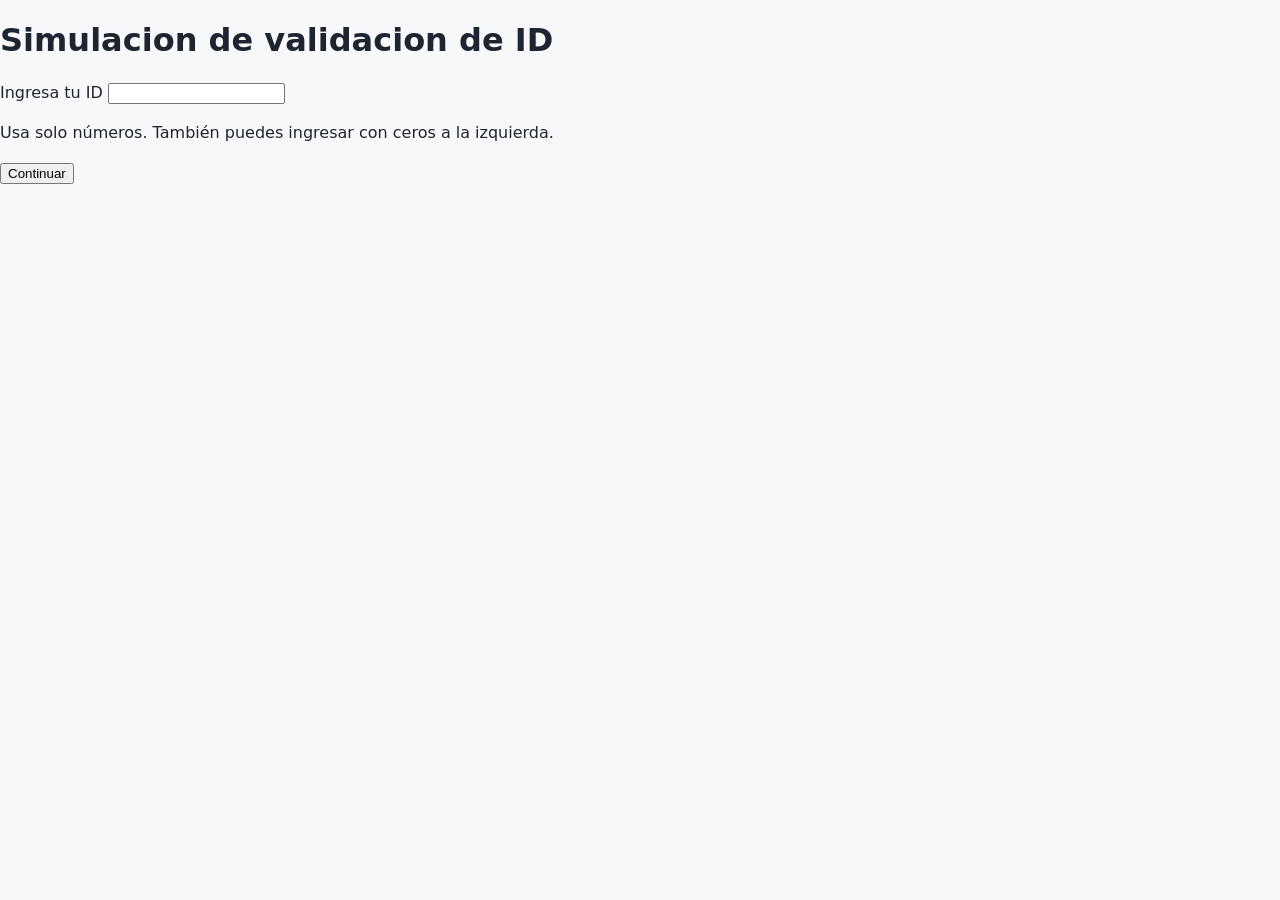
<file: index.html>
<!DOCTYPE html>
<html lang="es">
<head>
  <meta charset="UTF-8">
  <meta name="viewport" content="width=device-width, initial-scale=1">
  <title>Pabio | Simulación de validación de ID</title>
  <link rel="stylesheet" href="assets/css/base.css">
  <link rel="stylesheet" href="assets/css/a11y.css">
</head>
<body>
  <a class="skip-link" href="#contenido">Saltar al contenido principal</a>
  <main id="contenido" class="container">
    <h1>Simulacion de validacion de ID</h1>
    <form id="login-form" novalidate>
      <label for="id-input">Ingresa tu ID</label>
      <input
        id="id-input"
        name="id"
        type="text"
        inputmode="numeric"
        autocomplete="off"
        required
        aria-describedby="id-help id-error"
      >
      <p id="id-help">Usa solo números. También puedes ingresar con ceros a la izquierda.</p>
      <button type="submit">Continuar</button>
      <p id="id-error" role="alert" aria-live="polite" tabindex="-1"></p>
    </form>
  </main>

  <script>
    (() => {
      const form = document.getElementById('login-form');
      const idInput = document.getElementById('id-input');
      const errorBox = document.getElementById('id-error');

      const showError = (message, focusTarget = errorBox) => {
        errorBox.textContent = message;
        focusTarget.focus();
      };

      form.addEventListener('submit', async (event) => {
        event.preventDefault();
        errorBox.textContent = '';

        const raw = idInput.value.trim();
        if (!/^\d+$/.test(raw)) {
          showError('Ingresa un ID numérico válido.', idInput);
          return;
        }

        const normalized = raw.replace(/^0+/, '') || '0';

        try {
          const response = await fetch('data/directorio.json', { cache: 'no-store' });
          if (!response.ok) {
            showError('No se pudo validar el ID. Intenta nuevamente.');
            return;
          }

          const directory = await response.json();
          const entries = Array.isArray(directory)
            ? directory
            : Array.isArray(directory?.registros)
              ? directory.registros
              : [];
          const match = entries.find((entry) => String(entry.id_fuente) === normalized);

          if (!match) {
            showError('ID no encontrado.', idInput);
            return;
          }

          sessionStorage.setItem('pabioLoginUser', JSON.stringify({
            id: normalized,
            nombre: String(match.nombre || '').trim()
          }));

          window.location.assign('pages/index.html');
        } catch {
          showError('Error de red al consultar el directorio.');
        }
      });
    })();
  </script>
</body>
</html>
</file>
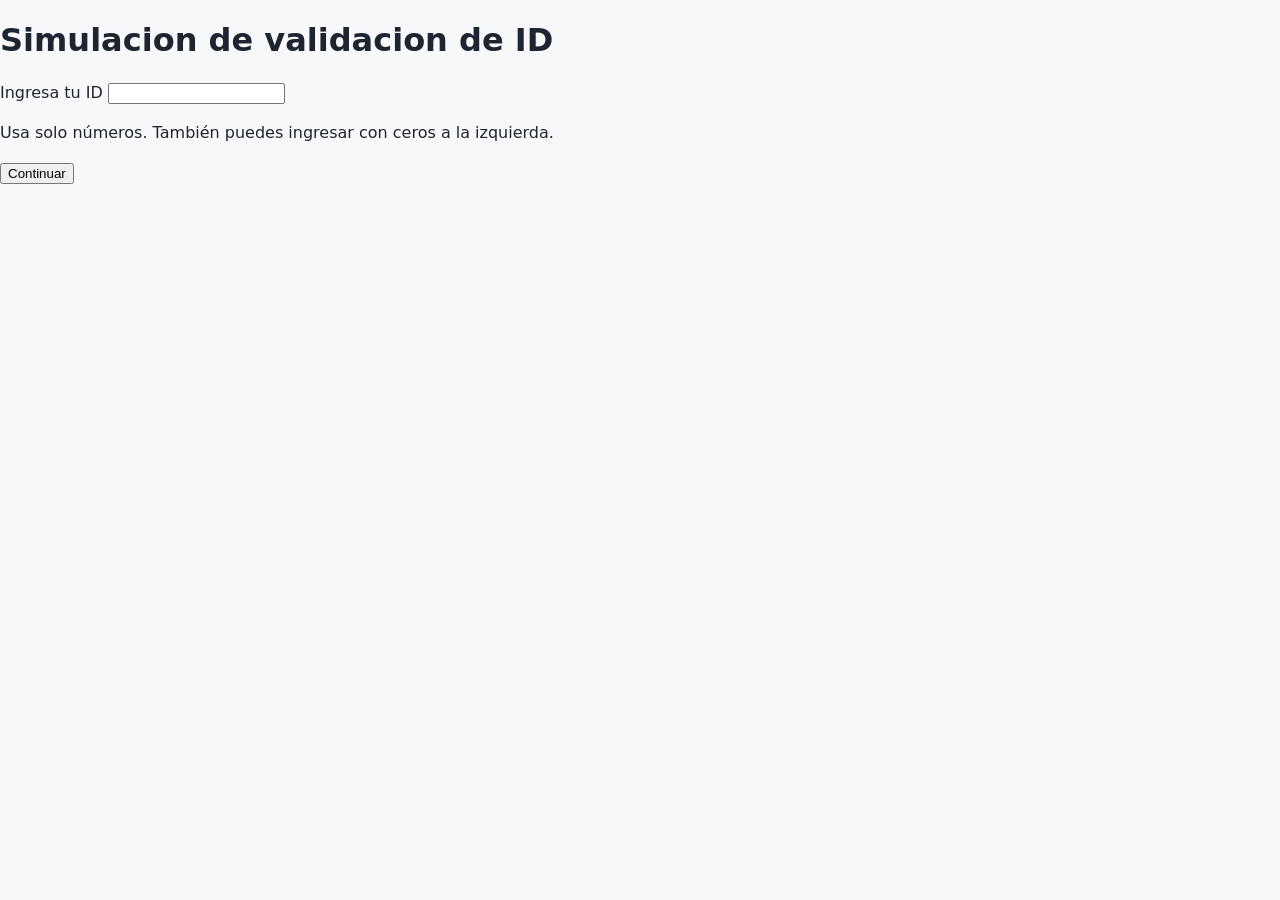
<file: pages/index.html>
<!DOCTYPE html>
<html lang="es">
<head>
  <meta charset="UTF-8">
  <meta name="viewport" content="width=device-width, initial-scale=1">
  <title>Pabio | Control de archivos</title>
  <link rel="stylesheet" href="../assets/css/base.css">
  <link rel="stylesheet" href="../assets/css/layout.css">
  <link rel="stylesheet" href="../assets/css/components.css">
  <link rel="stylesheet" href="../assets/css/a11y.css">
  <script type="module" src="../assets/js/app.js" defer></script>
</head>
<body data-view="inicio">
  <a class="skip-link" href="#contenido">Saltar al contenido principal</a>
  <header class="site-header">
    <div class="brand">
      <img src="../assets/img/logo-pabio.svg" alt="Logo Pabio" width="36" height="36">
      <h1 id="saludo">Bienvenido</h1>
    </div>
    <nav aria-label="Navegación principal">
      <ul class="nav-list">
        <li><a href="index.html" aria-current="page">Inicio</a></li>
        <li><a href="ordenes.html">Órdenes</a></li>
        <li><a href="inventario.html">Inventario</a></li>
        <li><a href="solicitudes.html">Solicitudes</a></li>
      </ul>
    </nav>
  </header>
  <main id="contenido" class="container">
    <section>
      <h2>Resumen del sistema</h2>
      <p>Gestiona órdenes, inventario y solicitudes de compra desde una sola interfaz.</p>
    </section>
    <section class="cards" aria-label="Accesos rápidos">
      <a class="card" href="crear-orden.html"><h3>Crear orden</h3></a>
      <a class="card" href="ordenes.html"><h3>Ver órdenes</h3></a>
      <a class="card" href="agregar-material.html"><h3>Agregar material</h3></a>
      <a class="card" href="contrastar-orden.html"><h3>Contrastar orden</h3></a>
      <a class="card" href="generar-solicitud.html"><h3>Generar solicitud</h3></a>
    </section>
  </main>
  <footer class="site-footer"><small>Demo MVP de control de archivos</small></footer>
  <script>
    (() => {
      const userDataRaw = sessionStorage.getItem('pabioLoginUser');
      if (!userDataRaw) {
        window.location.replace('../index.html');
        return;
      }

      try {
        const userData = JSON.parse(userDataRaw);
        if (!userData?.nombre) {
          window.location.replace('../index.html');
          return;
        }

        const greeting = document.getElementById('saludo');
        greeting.textContent = `Bienvenido ${userData.nombre}`;
      } catch {
        window.location.replace('../index.html');
      }
    })();
  </script>
</body>
</html>
</file>
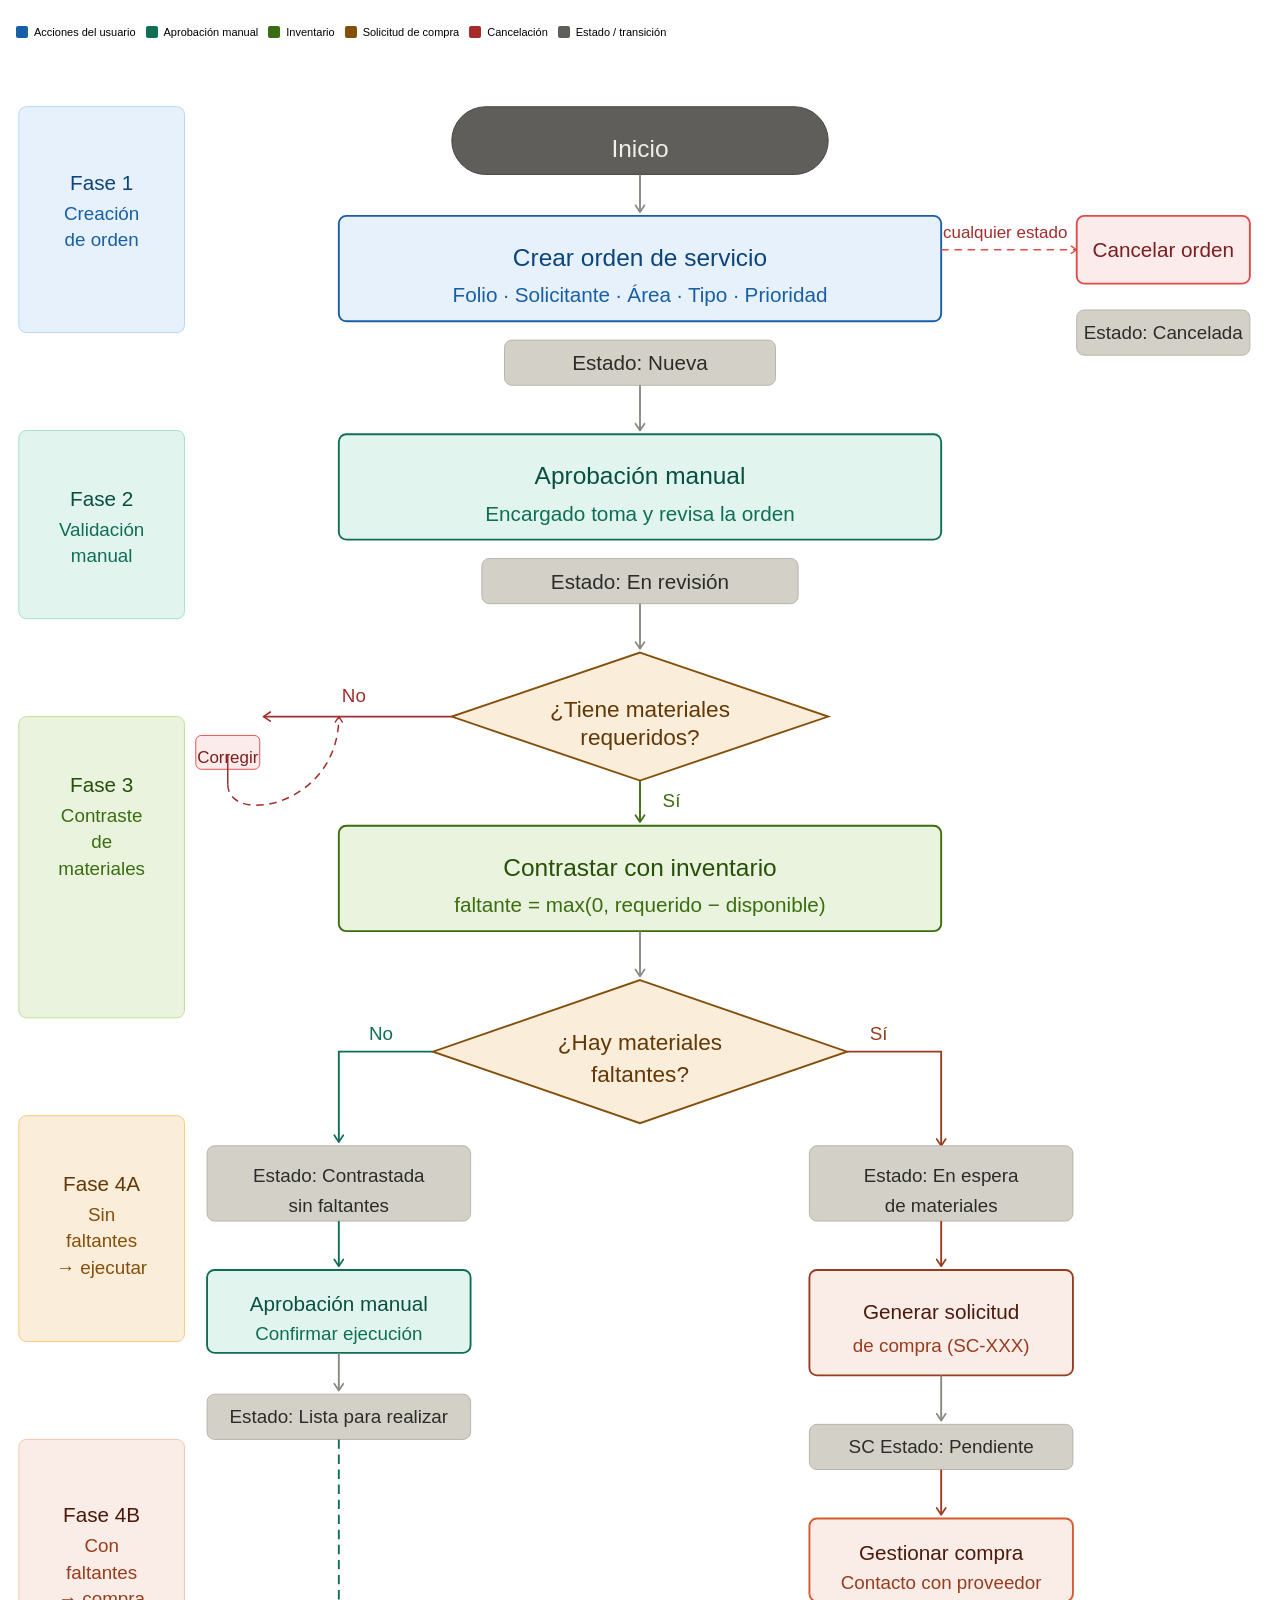
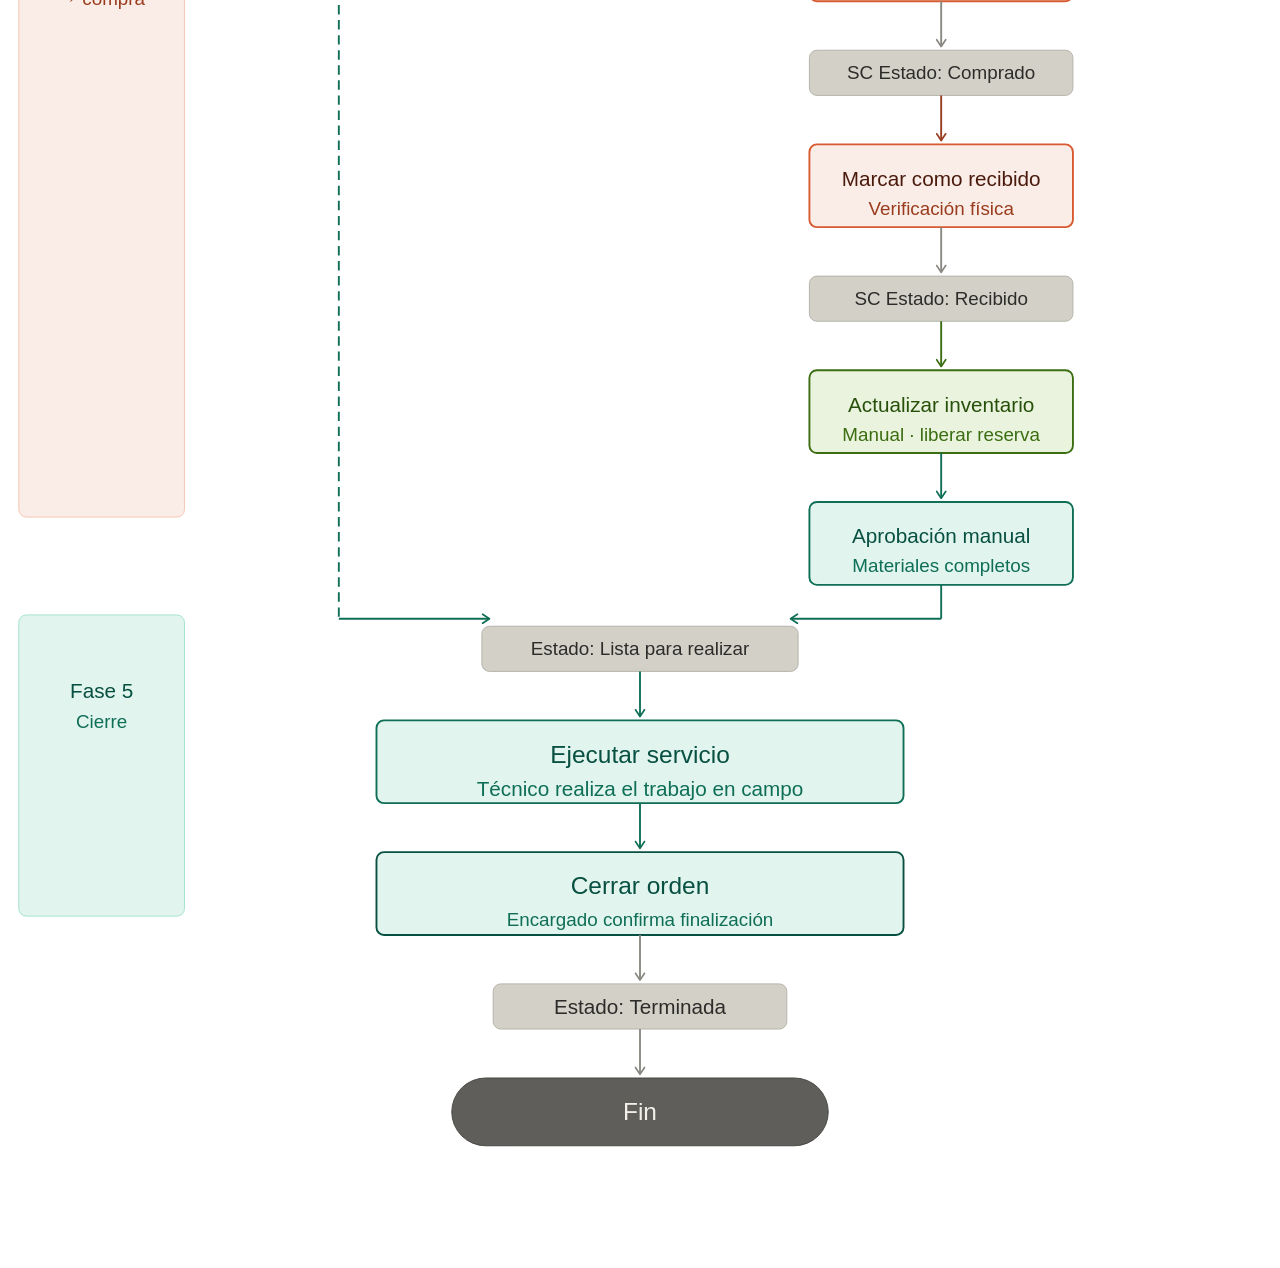
<file: flujo.html>
<!DOCTYPE html>
<html>
<head>
<style>
* { box-sizing: border-box; margin: 0; padding: 0; }
body { font-family: var(--font-sans, sans-serif); background: transparent; }

.diagram-wrap { padding: 16px 0 24px; }

.legend {
  display: flex; flex-wrap: wrap; gap: 10px;
  padding: 10px 16px 16px;
}
.legend-item {
  display: flex; align-items: center; gap: 6px;
  font-size: 11px; color: var(--color-text-secondary);
}
.legend-dot {
  width: 12px; height: 12px; border-radius: 2px; flex-shrink: 0;
}

svg text { font-family: var(--font-sans, sans-serif); }

.node-btn {
  cursor: pointer;
  transition: opacity 0.15s;
}
.node-btn:hover { opacity: 0.82; }

.tooltip {
  position: fixed;
  background: var(--color-background-primary);
  border: 1px solid var(--color-border-primary);
  border-radius: 6px;
  padding: 7px 11px;
  font-size: 12px;
  color: var(--color-text-secondary);
  pointer-events: none;
  opacity: 0;
  transition: opacity 0.15s;
  max-width: 220px;
  z-index: 100;
  line-height: 1.5;
}
.tooltip.visible { opacity: 1; }
</style>
</head>
<body>
<div class="diagram-wrap">

<div class="legend">
  <div class="legend-item"><div class="legend-dot" style="background:#185FA5"></div> Acciones del usuario</div>
  <div class="legend-item"><div class="legend-dot" style="background:#0F6E56"></div> Aprobación manual</div>
  <div class="legend-item"><div class="legend-dot" style="background:#3B6D11"></div> Inventario</div>
  <div class="legend-item"><div class="legend-dot" style="background:#854F0B"></div> Solicitud de compra</div>
  <div class="legend-item"><div class="legend-dot" style="background:#A32D2D"></div> Cancelación</div>
  <div class="legend-item"><div class="legend-dot" style="background:#5F5E5A"></div> Estado / transición</div>
</div>

<svg width="100%" viewBox="0 0 680 1480" role="img">
  <title>Diagrama de flujo del sistema de control de reportes</title>
  <desc>Flujo completo desde la creación de una orden de servicio hasta el cierre, incluyendo contraste de materiales y solicitud de compra.</desc>

  <defs>
    <marker id="arrow" viewBox="0 0 10 10" refX="8" refY="5" markerWidth="6" markerHeight="6" orient="auto-start-reverse">
      <path d="M2 1L8 5L2 9" fill="none" stroke="context-stroke" stroke-width="1.5" stroke-linecap="round" stroke-linejoin="round"/>
    </marker>
  </defs>

  <!-- ══════════════════════════════════════════════
       COLUMNA IZQUIERDA: etiquetas de fase
  ══════════════════════════════════════════════ -->

  <!-- Fase 1 -->
  <rect x="10" y="28" width="88" height="120" rx="4" fill="#E6F1FB" stroke="#B5D4F4" stroke-width="0.5"/>
  <text x="54" y="72" text-anchor="middle" font-size="11" font-weight="500" fill="#0C447C">Fase 1</text>
  <text x="54" y="88" text-anchor="middle" font-size="10" fill="#185FA5">Creación</text>
  <text x="54" y="102" text-anchor="middle" font-size="10" fill="#185FA5">de orden</text>

  <!-- Fase 2 -->
  <rect x="10" y="200" width="88" height="100" rx="4" fill="#E1F5EE" stroke="#9FE1CB" stroke-width="0.5"/>
  <text x="54" y="240" text-anchor="middle" font-size="11" font-weight="500" fill="#085041">Fase 2</text>
  <text x="54" y="256" text-anchor="middle" font-size="10" fill="#0F6E56">Validación</text>
  <text x="54" y="270" text-anchor="middle" font-size="10" fill="#0F6E56">manual</text>

  <!-- Fase 3 -->
  <rect x="10" y="352" width="88" height="160" rx="4" fill="#EAF3DE" stroke="#C0DD97" stroke-width="0.5"/>
  <text x="54" y="392" text-anchor="middle" font-size="11" font-weight="500" fill="#27500A">Fase 3</text>
  <text x="54" y="408" text-anchor="middle" font-size="10" fill="#3B6D11">Contraste</text>
  <text x="54" y="422" text-anchor="middle" font-size="10" fill="#3B6D11">de</text>
  <text x="54" y="436" text-anchor="middle" font-size="10" fill="#3B6D11">materiales</text>

  <!-- Fase 4A -->
  <rect x="10" y="564" width="88" height="120" rx="4" fill="#FAEEDA" stroke="#FAC775" stroke-width="0.5"/>
  <text x="54" y="604" text-anchor="middle" font-size="11" font-weight="500" fill="#633806">Fase 4A</text>
  <text x="54" y="620" text-anchor="middle" font-size="10" fill="#854F0B">Sin</text>
  <text x="54" y="634" text-anchor="middle" font-size="10" fill="#854F0B">faltantes</text>
  <text x="54" y="648" text-anchor="middle" font-size="10" fill="#854F0B">→ ejecutar</text>

  <!-- Fase 4B -->
  <rect x="10" y="736" width="88" height="360" rx="4" fill="#FAECE7" stroke="#F5C4B3" stroke-width="0.5"/>
  <text x="54" y="780" text-anchor="middle" font-size="11" font-weight="500" fill="#4A1B0C">Fase 4B</text>
  <text x="54" y="796" text-anchor="middle" font-size="10" fill="#993C1D">Con</text>
  <text x="54" y="810" text-anchor="middle" font-size="10" fill="#993C1D">faltantes</text>
  <text x="54" y="824" text-anchor="middle" font-size="10" fill="#993C1D">→ compra</text>

  <!-- Fase 5 -->
  <rect x="10" y="1148" width="88" height="160" rx="4" fill="#E1F5EE" stroke="#9FE1CB" stroke-width="0.5"/>
  <text x="54" y="1192" text-anchor="middle" font-size="11" font-weight="500" fill="#085041">Fase 5</text>
  <text x="54" y="1208" text-anchor="middle" font-size="10" fill="#0F6E56">Cierre</text>


  <!-- ══════════════════════════════════════════════
       BLOQUE 1 — INICIO
  ══════════════════════════════════════════════ -->
  <!-- Inicio -->
  <g class="node-btn" data-tip="Punto de partida del flujo." onclick="sendPrompt('¿Cómo se inicia una orden de servicio en el sistema?')">
    <rect x="240" y="28" width="200" height="36" rx="18" fill="#5F5E5A" stroke="#444441" stroke-width="0.5"/>
    <text x="340" y="50" text-anchor="middle" dominant-baseline="central" font-size="13" font-weight="500" fill="#F1EFE8">Inicio</text>
  </g>

  <!-- Flecha inicio → crear orden -->
  <line x1="340" y1="64" x2="340" y2="84" stroke="#888780" stroke-width="1" marker-end="url(#arrow)"/>

  <!-- BLOQUE: Crear orden -->
  <g class="node-btn" data-tip="El empleado registra folio, solicitante, ubicación, tipo, descripción, prioridad y materiales requeridos." onclick="sendPrompt('¿Qué campos se llenan al crear una orden de servicio?')">
    <rect x="180" y="86" width="320" height="56" rx="4" fill="#E6F1FB" stroke="#185FA5" stroke-width="1"/>
    <text x="340" y="108" text-anchor="middle" dominant-baseline="central" font-size="13" font-weight="500" fill="#0C447C">Crear orden de servicio</text>
    <text x="340" y="128" text-anchor="middle" dominant-baseline="central" font-size="11" fill="#185FA5">Folio · Solicitante · Área · Tipo · Prioridad</text>
  </g>

  <!-- Estado: Nueva -->
  <rect x="268" y="152" width="144" height="24" rx="4" fill="#D3D1C7" stroke="#B4B2A9" stroke-width="0.5"/>
  <text x="340" y="164" text-anchor="middle" dominant-baseline="central" font-size="11" fill="#2C2C2A">Estado: Nueva</text>

  <!-- Flecha → revisión -->
  <line x1="340" y1="176" x2="340" y2="200" stroke="#888780" stroke-width="1" marker-end="url(#arrow)"/>


  <!-- ══════════════════════════════════════════════
       BLOQUE 2 — VALIDACIÓN MANUAL
  ══════════════════════════════════════════════ -->
  <g class="node-btn" data-tip="El encargado de mantenimiento revisa la orden antes de proceder al contraste." onclick="sendPrompt('¿Quién valida la orden y qué revisa?')">
    <rect x="180" y="202" width="320" height="56" rx="4" fill="#E1F5EE" stroke="#0F6E56" stroke-width="1"/>
    <text x="340" y="224" text-anchor="middle" dominant-baseline="central" font-size="13" font-weight="500" fill="#085041">Aprobación manual</text>
    <text x="340" y="244" text-anchor="middle" dominant-baseline="central" font-size="11" fill="#0F6E56">Encargado toma y revisa la orden</text>
  </g>

  <!-- Estado: En revisión -->
  <rect x="256" y="268" width="168" height="24" rx="4" fill="#D3D1C7" stroke="#B4B2A9" stroke-width="0.5"/>
  <text x="340" y="280" text-anchor="middle" dominant-baseline="central" font-size="11" fill="#2C2C2A">Estado: En revisión</text>

  <!-- ¿Tiene materiales? -->
  <line x1="340" y1="292" x2="340" y2="316" stroke="#888780" stroke-width="1" marker-end="url(#arrow)"/>

  <g class="node-btn" data-tip="Si la orden no tiene materiales requeridos, no se puede realizar el contraste." onclick="sendPrompt('¿Qué pasa si una orden no tiene materiales registrados?')">
    <polygon points="340,318 440,352 340,386 240,352" fill="#FAEEDA" stroke="#854F0B" stroke-width="1"/>
    <text x="340" y="348" text-anchor="middle" dominant-baseline="central" font-size="12" font-weight="500" fill="#633806">¿Tiene materiales</text>
    <text x="340" y="363" text-anchor="middle" dominant-baseline="central" font-size="12" font-weight="500" fill="#633806">requeridos?</text>
  </g>

  <!-- No → cancelar / pedir corrección -->
  <line x1="240" y1="352" x2="140" y2="352" stroke="#A32D2D" stroke-width="1" marker-end="url(#arrow)"/>
  <rect x="102" y="332" width="36" height="20" rx="3" fill="none"/>
  <text x="188" y="344" text-anchor="middle" font-size="10" fill="#A32D2D">No</text>

  <rect x="104" y="362" width="34" height="18" rx="3" fill="#FCEBEB" stroke="#E24B4A" stroke-width="0.5"/>
  <text x="121" y="374" text-anchor="middle" dominant-baseline="central" font-size="9" fill="#791F1F">Corregir</text>
  <line x1="121" y1="372" x2="121" y2="388" stroke="#A32D2D" stroke-width="0.8"/>
  <path d="M121 388 C121 410 180 400 180 352" fill="none" stroke="#A32D2D" stroke-width="0.8" stroke-dasharray="4 3" marker-end="url(#arrow)"/>

  <!-- Sí → contraste -->
  <line x1="340" y1="386" x2="340" y2="408" stroke="#3B6D11" stroke-width="1" marker-end="url(#arrow)"/>
  <text x="352" y="400" font-size="10" fill="#3B6D11">Sí</text>


  <!-- ══════════════════════════════════════════════
       BLOQUE 3 — CONTRASTE DE MATERIALES
  ══════════════════════════════════════════════ -->
  <g class="node-btn" data-tip="Se compara cada material requerido contra el inventario disponible. Faltante = max(0, requerido − disponible)." onclick="sendPrompt('¿Cómo funciona el contraste de materiales?')">
    <rect x="180" y="410" width="320" height="56" rx="4" fill="#EAF3DE" stroke="#3B6D11" stroke-width="1"/>
    <text x="340" y="432" text-anchor="middle" dominant-baseline="central" font-size="13" font-weight="500" fill="#27500A">Contrastar con inventario</text>
    <text x="340" y="452" text-anchor="middle" dominant-baseline="central" font-size="11" fill="#3B6D11">faltante = max(0, requerido − disponible)</text>
  </g>

  <!-- ¿Hay faltantes? -->
  <line x1="340" y1="466" x2="340" y2="490" stroke="#888780" stroke-width="1" marker-end="url(#arrow)"/>

  <g class="node-btn" data-tip="Si no hay faltantes, la orden puede ejecutarse directamente. Si hay faltantes, se genera una solicitud de compra." onclick="sendPrompt('¿Qué sucede cuando hay materiales faltantes?')">
    <polygon points="340,492 450,530 340,568 230,530" fill="#FAEEDA" stroke="#854F0B" stroke-width="1"/>
    <text x="340" y="525" text-anchor="middle" dominant-baseline="central" font-size="12" font-weight="500" fill="#633806">¿Hay materiales</text>
    <text x="340" y="542" text-anchor="middle" dominant-baseline="central" font-size="12" font-weight="500" fill="#633806">faltantes?</text>
  </g>

  <!-- ══════════════════════════════════════════════
       RAMA A — SIN FALTANTES (izquierda)
  ══════════════════════════════════════════════ -->
  <!-- No → rama izquierda -->
  <path d="M230 530 L180 530 L180 578" fill="none" stroke="#0F6E56" stroke-width="1" marker-end="url(#arrow)"/>
  <text x="196" y="524" font-size="10" fill="#0F6E56">No</text>

  <!-- Estado contrastada sin faltantes -->
  <rect x="110" y="580" width="140" height="40" rx="4" fill="#D3D1C7" stroke="#B4B2A9" stroke-width="0.5"/>
  <text x="180" y="596" text-anchor="middle" dominant-baseline="central" font-size="10" fill="#2C2C2A">Estado: Contrastada</text>
  <text x="180" y="612" text-anchor="middle" dominant-baseline="central" font-size="10" fill="#2C2C2A">sin faltantes</text>

  <!-- Aprobación manual → lista para realizar -->
  <line x1="180" y1="620" x2="180" y2="644" stroke="#0F6E56" stroke-width="1" marker-end="url(#arrow)"/>

  <g class="node-btn" data-tip="El encargado confirma que todos los materiales están disponibles y autoriza la ejecución del servicio." onclick="sendPrompt('¿Quién aprueba que la orden está lista para realizar?')">
    <rect x="110" y="646" width="140" height="44" rx="4" fill="#E1F5EE" stroke="#0F6E56" stroke-width="1"/>
    <text x="180" y="664" text-anchor="middle" dominant-baseline="central" font-size="11" font-weight="500" fill="#085041">Aprobación manual</text>
    <text x="180" y="680" text-anchor="middle" dominant-baseline="central" font-size="10" fill="#0F6E56">Confirmar ejecución</text>
  </g>

  <!-- Estado lista para realizar -->
  <line x1="180" y1="690" x2="180" y2="710" stroke="#888780" stroke-width="1" marker-end="url(#arrow)"/>
  <rect x="110" y="712" width="140" height="24" rx="4" fill="#D3D1C7" stroke="#B4B2A9" stroke-width="0.5"/>
  <text x="180" y="724" text-anchor="middle" dominant-baseline="central" font-size="10" fill="#2C2C2A">Estado: Lista para realizar</text>

  <!-- Convergencia hacia Ejecutar servicio -->
  <line x1="180" y1="736" x2="180" y2="1150" stroke="#0F6E56" stroke-width="1" stroke-dasharray="5 3"/>
  <line x1="180" y1="1150" x2="260" y2="1150" stroke="#0F6E56" stroke-width="1" marker-end="url(#arrow)"/>


  <!-- ══════════════════════════════════════════════
       RAMA B — CON FALTANTES (derecha)
  ══════════════════════════════════════════════ -->
  <!-- Sí → rama derecha -->
  <path d="M450 530 L500 530 L500 580" fill="none" stroke="#993C1D" stroke-width="1" marker-end="url(#arrow)"/>
  <text x="462" y="524" font-size="10" fill="#993C1D">Sí</text>

  <!-- Estado: En espera de materiales -->
  <rect x="430" y="580" width="140" height="40" rx="4" fill="#D3D1C7" stroke="#B4B2A9" stroke-width="0.5"/>
  <text x="500" y="596" text-anchor="middle" dominant-baseline="central" font-size="10" fill="#2C2C2A">Estado: En espera</text>
  <text x="500" y="612" text-anchor="middle" dominant-baseline="central" font-size="10" fill="#2C2C2A">de materiales</text>

  <!-- Generar solicitud de compra -->
  <line x1="500" y1="620" x2="500" y2="644" stroke="#993C1D" stroke-width="1" marker-end="url(#arrow)"/>

  <g class="node-btn" data-tip="Se genera una solicitud de compra con folio propio. Hereda solicitante, área y tipo de servicio de la orden." onclick="sendPrompt('¿Qué datos contiene una solicitud de compra?')">
    <rect x="430" y="646" width="140" height="56" rx="4" fill="#FAECE7" stroke="#993C1D" stroke-width="1"/>
    <text x="500" y="668" text-anchor="middle" dominant-baseline="central" font-size="11" font-weight="500" fill="#4A1B0C">Generar solicitud</text>
    <text x="500" y="686" text-anchor="middle" dominant-baseline="central" font-size="10" fill="#993C1D">de compra (SC-XXX)</text>
  </g>

  <!-- Estado solicitud: Pendiente -->
  <line x1="500" y1="702" x2="500" y2="726" stroke="#888780" stroke-width="1" marker-end="url(#arrow)"/>
  <rect x="430" y="728" width="140" height="24" rx="4" fill="#D3D1C7" stroke="#B4B2A9" stroke-width="0.5"/>
  <text x="500" y="740" text-anchor="middle" dominant-baseline="central" font-size="10" fill="#2C2C2A">SC Estado: Pendiente</text>

  <!-- Gestionar compra -->
  <line x1="500" y1="752" x2="500" y2="776" stroke="#993C1D" stroke-width="1" marker-end="url(#arrow)"/>

  <g class="node-btn" data-tip="El encargado gestiona la compra de los materiales faltantes con proveedores." onclick="sendPrompt('¿Cómo se gestiona la compra de materiales?')">
    <rect x="430" y="778" width="140" height="44" rx="4" fill="#FAECE7" stroke="#D85A30" stroke-width="1"/>
    <text x="500" y="796" text-anchor="middle" dominant-baseline="central" font-size="11" font-weight="500" fill="#4A1B0C">Gestionar compra</text>
    <text x="500" y="812" text-anchor="middle" dominant-baseline="central" font-size="10" fill="#993C1D">Contacto con proveedor</text>
  </g>

  <!-- Estado: Comprado -->
  <line x1="500" y1="822" x2="500" y2="846" stroke="#888780" stroke-width="1" marker-end="url(#arrow)"/>
  <rect x="430" y="848" width="140" height="24" rx="4" fill="#D3D1C7" stroke="#B4B2A9" stroke-width="0.5"/>
  <text x="500" y="860" text-anchor="middle" dominant-baseline="central" font-size="10" fill="#2C2C2A">SC Estado: Comprado</text>

  <!-- Recibir materiales -->
  <line x1="500" y1="872" x2="500" y2="896" stroke="#993C1D" stroke-width="1" marker-end="url(#arrow)"/>

  <g class="node-btn" data-tip="El encargado recibe los materiales físicamente y marca la solicitud como Recibido." onclick="sendPrompt('¿Qué pasa cuando llegan los materiales?')">
    <rect x="430" y="898" width="140" height="44" rx="4" fill="#FAECE7" stroke="#D85A30" stroke-width="1"/>
    <text x="500" y="916" text-anchor="middle" dominant-baseline="central" font-size="11" font-weight="500" fill="#4A1B0C">Marcar como recibido</text>
    <text x="500" y="932" text-anchor="middle" dominant-baseline="central" font-size="10" fill="#993C1D">Verificación física</text>
  </g>

  <!-- Estado: Recibido -->
  <line x1="500" y1="942" x2="500" y2="966" stroke="#888780" stroke-width="1" marker-end="url(#arrow)"/>
  <rect x="430" y="968" width="140" height="24" rx="4" fill="#D3D1C7" stroke="#B4B2A9" stroke-width="0.5"/>
  <text x="500" y="980" text-anchor="middle" dominant-baseline="central" font-size="10" fill="#2C2C2A">SC Estado: Recibido</text>

  <!-- Actualizar inventario manualmente -->
  <line x1="500" y1="992" x2="500" y2="1016" stroke="#3B6D11" stroke-width="1" marker-end="url(#arrow)"/>

  <g class="node-btn" data-tip="El encargado actualiza cantidadDisponible en el inventario. La reserva se libera." onclick="sendPrompt('¿Cómo se actualiza el inventario al recibir materiales?')">
    <rect x="430" y="1018" width="140" height="44" rx="4" fill="#EAF3DE" stroke="#3B6D11" stroke-width="1"/>
    <text x="500" y="1036" text-anchor="middle" dominant-baseline="central" font-size="11" font-weight="500" fill="#27500A">Actualizar inventario</text>
    <text x="500" y="1052" text-anchor="middle" dominant-baseline="central" font-size="10" fill="#3B6D11">Manual · liberar reserva</text>
  </g>

  <!-- Aprobación final rama B -->
  <line x1="500" y1="1062" x2="500" y2="1086" stroke="#0F6E56" stroke-width="1" marker-end="url(#arrow)"/>

  <g class="node-btn" data-tip="Tras recibir materiales el encargado cambia el estado a Lista para realizar." onclick="sendPrompt('¿Quién cambia el estado de la orden tras recibir los materiales?')">
    <rect x="430" y="1088" width="140" height="44" rx="4" fill="#E1F5EE" stroke="#0F6E56" stroke-width="1"/>
    <text x="500" y="1106" text-anchor="middle" dominant-baseline="central" font-size="11" font-weight="500" fill="#085041">Aprobación manual</text>
    <text x="500" y="1122" text-anchor="middle" dominant-baseline="central" font-size="10" fill="#0F6E56">Materiales completos</text>
  </g>

  <!-- Convergencia rama B hacia ejecución -->
  <line x1="500" y1="1132" x2="500" y2="1150" stroke="#0F6E56" stroke-width="1"/>
  <line x1="500" y1="1150" x2="420" y2="1150" stroke="#0F6E56" stroke-width="1" marker-end="url(#arrow)"/>


  <!-- ══════════════════════════════════════════════
       BLOQUE 5 — CIERRE
  ══════════════════════════════════════════════ -->

  <!-- Estado lista para realizar (convergencia) -->
  <rect x="256" y="1154" width="168" height="24" rx="4" fill="#D3D1C7" stroke="#B4B2A9" stroke-width="0.5"/>
  <text x="340" y="1166" text-anchor="middle" dominant-baseline="central" font-size="10" fill="#2C2C2A">Estado: Lista para realizar</text>

  <!-- Ejecutar servicio -->
  <line x1="340" y1="1178" x2="340" y2="1202" stroke="#0F6E56" stroke-width="1" marker-end="url(#arrow)"/>

  <g class="node-btn" data-tip="El técnico ejecuta el servicio en campo." onclick="sendPrompt('¿Quién ejecuta el servicio de mantenimiento?')">
    <rect x="200" y="1204" width="280" height="44" rx="4" fill="#E1F5EE" stroke="#0F6E56" stroke-width="1"/>
    <text x="340" y="1222" text-anchor="middle" dominant-baseline="central" font-size="13" font-weight="500" fill="#085041">Ejecutar servicio</text>
    <text x="340" y="1240" text-anchor="middle" dominant-baseline="central" font-size="11" fill="#0F6E56">Técnico realiza el trabajo en campo</text>
  </g>

  <!-- Cerrar orden -->
  <line x1="340" y1="1248" x2="340" y2="1272" stroke="#0F6E56" stroke-width="1" marker-end="url(#arrow)"/>

  <g class="node-btn" data-tip="El encargado cierra la orden cambiando el estado a Terminada." onclick="sendPrompt('¿Cómo se cierra una orden de servicio?')">
    <rect x="200" y="1274" width="280" height="44" rx="4" fill="#E1F5EE" stroke="#085041" stroke-width="1"/>
    <text x="340" y="1292" text-anchor="middle" dominant-baseline="central" font-size="13" font-weight="500" fill="#085041">Cerrar orden</text>
    <text x="340" y="1310" text-anchor="middle" dominant-baseline="central" font-size="10" fill="#0F6E56">Encargado confirma finalización</text>
  </g>

  <!-- Estado: Terminada -->
  <line x1="340" y1="1318" x2="340" y2="1342" stroke="#888780" stroke-width="1" marker-end="url(#arrow)"/>
  <rect x="262" y="1344" width="156" height="24" rx="4" fill="#D3D1C7" stroke="#B4B2A9" stroke-width="0.5"/>
  <text x="340" y="1356" text-anchor="middle" dominant-baseline="central" font-size="11" fill="#2C2C2A">Estado: Terminada</text>

  <!-- FIN -->
  <line x1="340" y1="1368" x2="340" y2="1392" stroke="#888780" stroke-width="1" marker-end="url(#arrow)"/>
  <rect x="240" y="1394" width="200" height="36" rx="18" fill="#5F5E5A" stroke="#444441" stroke-width="0.5"/>
  <text x="340" y="1412" text-anchor="middle" dominant-baseline="central" font-size="13" font-weight="500" fill="#F1EFE8">Fin</text>


  <!-- ══════════════════════════════════════════════
       CANCELACIÓN — RAMA GLOBAL
  ══════════════════════════════════════════════ -->
  <rect x="572" y="86" width="92" height="36" rx="4" fill="#FCEBEB" stroke="#E24B4A" stroke-width="1"/>
  <text x="618" y="104" text-anchor="middle" dominant-baseline="central" font-size="11" font-weight="500" fill="#791F1F">Cancelar orden</text>

  <rect x="572" y="136" width="92" height="24" rx="4" fill="#D3D1C7" stroke="#B4B2A9" stroke-width="0.5"/>
  <text x="618" y="148" text-anchor="middle" dominant-baseline="central" font-size="10" fill="#2C2C2A">Estado: Cancelada</text>

  <!-- Línea punteada desde cualquier estado activo hacia cancelar -->
  <line x1="500" y1="104" x2="572" y2="104" stroke="#E24B4A" stroke-width="0.8" stroke-dasharray="4 3" marker-end="url(#arrow)"/>
  <text x="534" y="98" text-anchor="middle" font-size="9" fill="#A32D2D">cualquier estado</text>

</svg>

<div class="tooltip" id="tip"></div>

<script>
const tip = document.getElementById('tip');
let lastTarget = null;

document.querySelectorAll('[data-tip]').forEach(el => {
  el.addEventListener('mouseenter', (e) => {
    tip.textContent = el.dataset.tip;
    tip.classList.add('visible');
    lastTarget = el;
  });
  el.addEventListener('mousemove', (e) => {
    let x = e.clientX + 14, y = e.clientY + 14;
    if (x + 230 > window.innerWidth) x = e.clientX - 230;
    if (y + 80 > window.innerHeight) y = e.clientY - 80;
    tip.style.left = x + 'px';
    tip.style.top = y + 'px';
  });
  el.addEventListener('mouseleave', () => {
    tip.classList.remove('visible');
    lastTarget = null;
  });
});
</script>
</body>
</html>
</file>
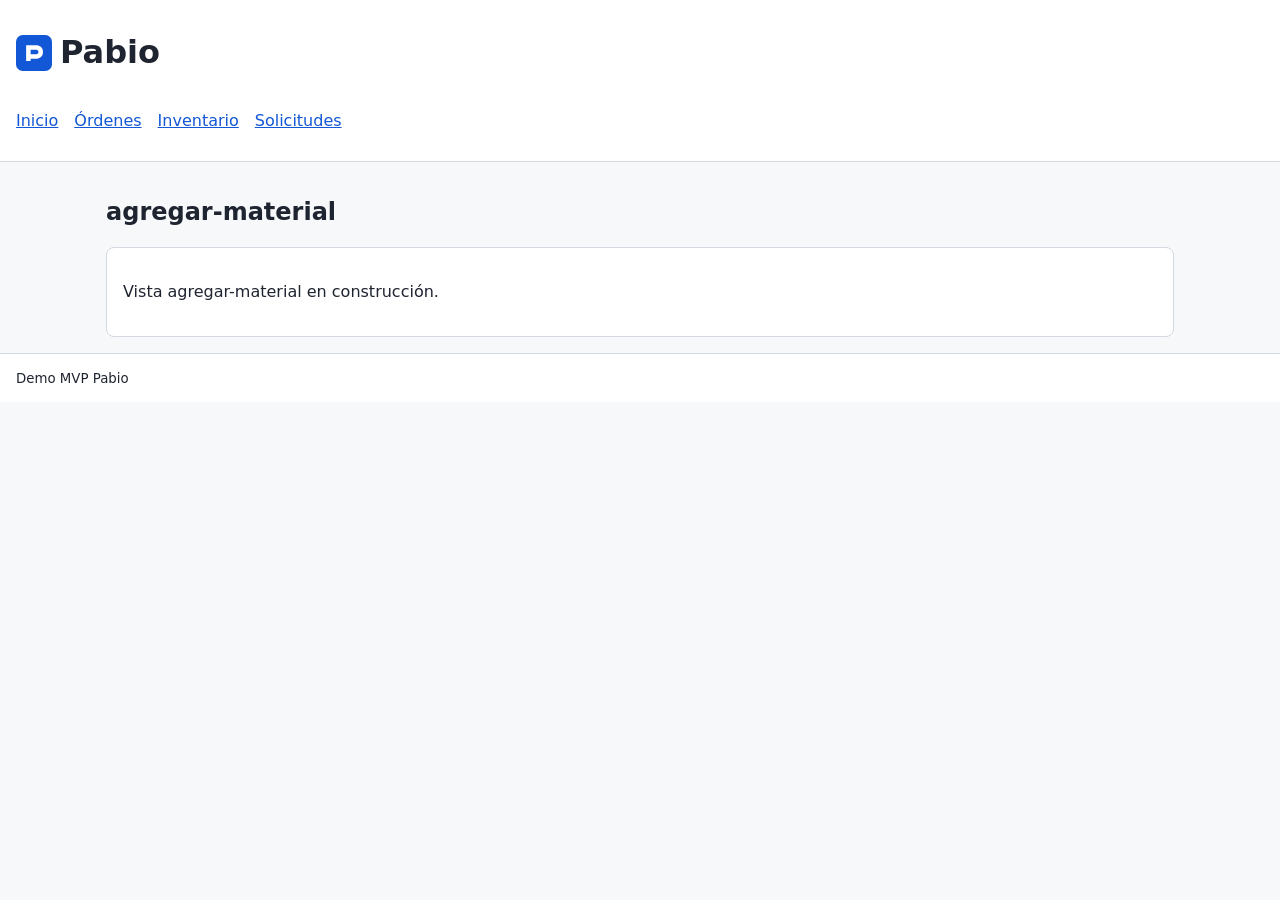
<file: pages/agregar-material.html>
<!DOCTYPE html>
<html lang="es">
<head>
  <meta charset="UTF-8">
  <meta name="viewport" content="width=device-width, initial-scale=1">
  <title>Pabio | agregar-material</title>
  <link rel="stylesheet" href="../assets/css/base.css">
  <link rel="stylesheet" href="../assets/css/layout.css">
  <link rel="stylesheet" href="../assets/css/components.css">
  <link rel="stylesheet" href="../assets/css/a11y.css">
  <script type="module" src="../assets/js/app.js" defer></script>
</head>
<body data-view="agregar-material">
  <a class="skip-link" href="#contenido">Saltar al contenido principal</a>
  <header class="site-header">
    <div class="brand"><img src="../assets/img/logo-pabio.svg" alt="Logo Pabio" width="36" height="36"><h1>Pabio</h1></div>
    <nav aria-label="Navegación principal"><ul class="nav-list"><li><a href="../index.html">Inicio</a></li><li><a href="ordenes.html">Órdenes</a></li><li><a href="inventario.html">Inventario</a></li><li><a href="solicitudes.html">Solicitudes</a></li></ul></nav>
  </header>
  <main id="contenido" class="container">
    <section>
      <h2>agregar-material</h2>
      <div id="app" aria-live="polite"></div>
    </section>
  </main>
  <footer class="site-footer"><small>Demo MVP Pabio</small></footer>
</body>
</html>
</file>
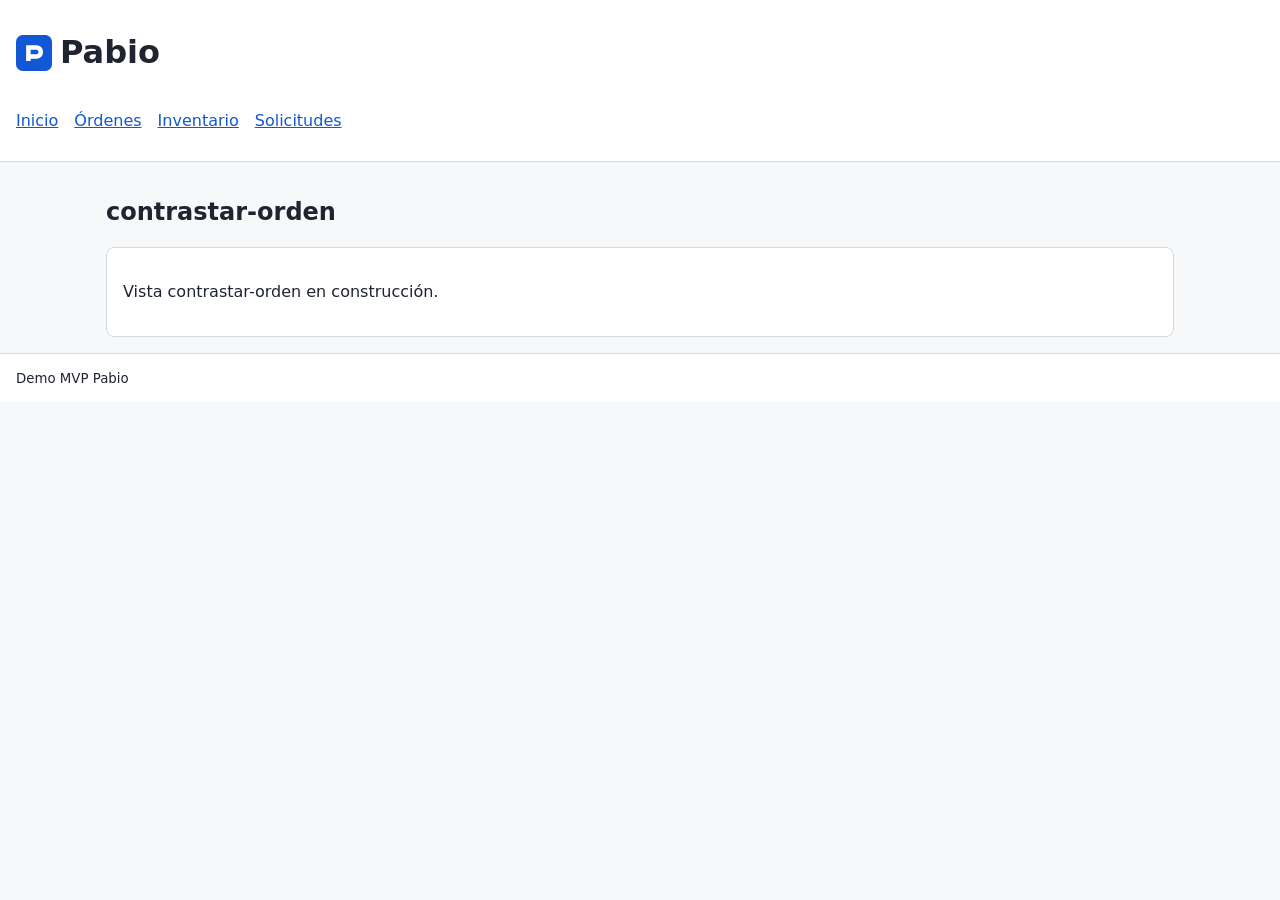
<file: pages/contrastar-orden.html>
<!DOCTYPE html>
<html lang="es">
<head>
  <meta charset="UTF-8">
  <meta name="viewport" content="width=device-width, initial-scale=1">
  <title>Pabio | contrastar-orden</title>
  <link rel="stylesheet" href="../assets/css/base.css">
  <link rel="stylesheet" href="../assets/css/layout.css">
  <link rel="stylesheet" href="../assets/css/components.css">
  <link rel="stylesheet" href="../assets/css/a11y.css">
  <script type="module" src="../assets/js/app.js" defer></script>
</head>
<body data-view="contrastar-orden">
  <a class="skip-link" href="#contenido">Saltar al contenido principal</a>
  <header class="site-header">
    <div class="brand"><img src="../assets/img/logo-pabio.svg" alt="Logo Pabio" width="36" height="36"><h1>Pabio</h1></div>
    <nav aria-label="Navegación principal"><ul class="nav-list"><li><a href="../index.html">Inicio</a></li><li><a href="ordenes.html">Órdenes</a></li><li><a href="inventario.html">Inventario</a></li><li><a href="solicitudes.html">Solicitudes</a></li></ul></nav>
  </header>
  <main id="contenido" class="container">
    <section>
      <h2>contrastar-orden</h2>
      <div id="app" aria-live="polite"></div>
    </section>
  </main>
  <footer class="site-footer"><small>Demo MVP Pabio</small></footer>
</body>
</html>
</file>
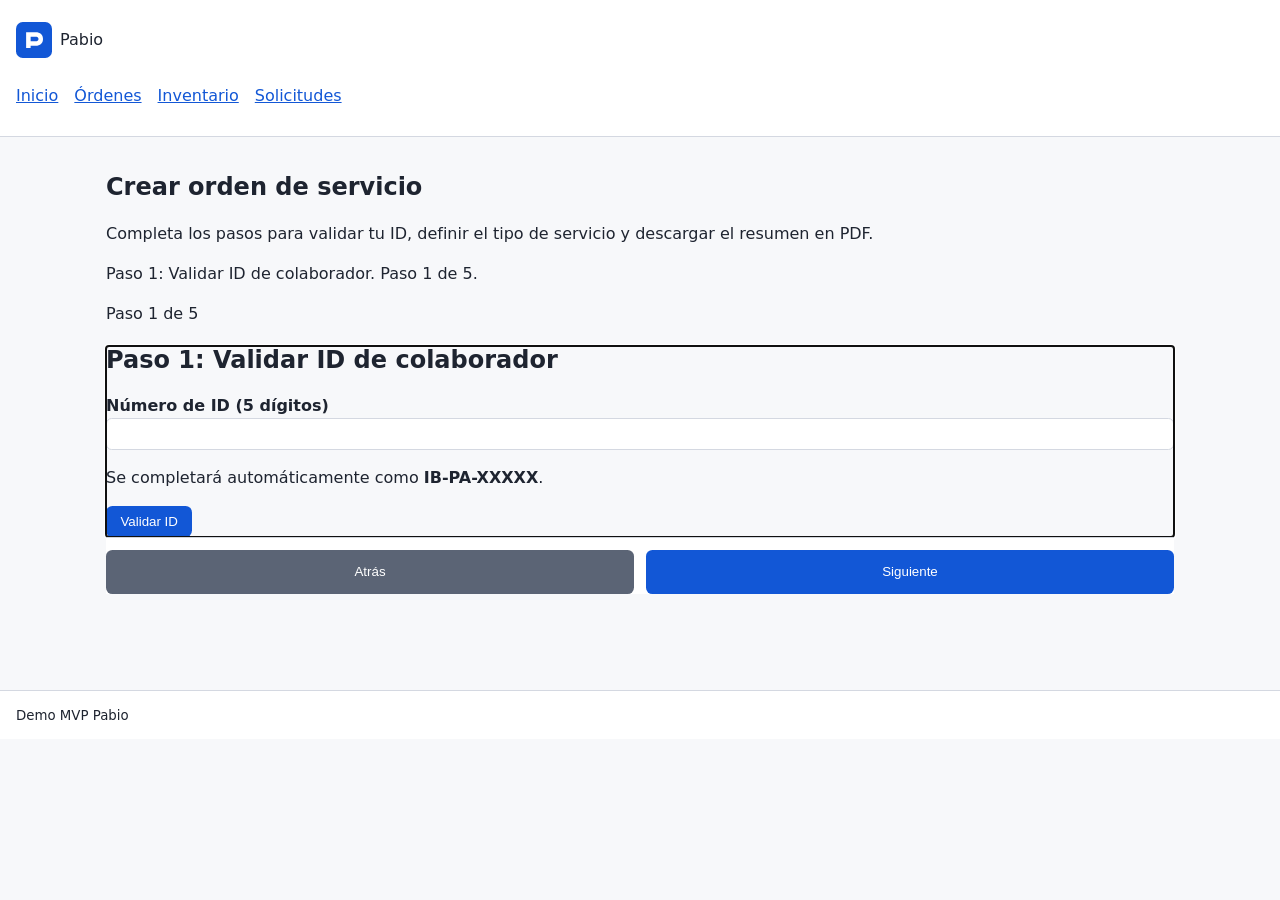
<file: pages/crear-orden.html>
<!DOCTYPE html>
<html lang="es">
<head>
  <meta charset="UTF-8">
  <meta name="viewport" content="width=device-width, initial-scale=1">
  <title>Pabio | Crear orden</title>
  <link rel="stylesheet" href="../assets/css/base.css">
  <link rel="stylesheet" href="../assets/css/layout.css">
  <link rel="stylesheet" href="../assets/css/components.css">
  <link rel="stylesheet" href="../assets/css/a11y.css">
  <script type="module" src="../assets/js/app.js" defer></script>
  <style>
    #form-crear-orden { padding-bottom: 5rem; }
    .wizard-nav { position: sticky; bottom: 0; background: #fff; border-top: 1px solid #d1d5db; padding-top: .75rem; display: flex; gap: .75rem; }
    .wizard-nav .btn { flex: 1; min-height: 2.75rem; }
  </style>
</head>
<body data-view="crear-orden">
  <a class="skip-link" href="#contenido">Saltar al contenido principal</a>
  <header class="site-header">
    <div class="brand">
      <img src="../assets/img/logo-pabio.svg" alt="Logo Pabio" width="36" height="36">
      <p aria-label="Nombre del sistema">Pabio</p>
    </div>
    <nav aria-label="Navegación principal">
      <ul class="nav-list">
        <li><a href="../index.html">Inicio</a></li>
        <li><a href="ordenes.html" aria-current="page">Órdenes</a></li>
        <li><a href="inventario.html">Inventario</a></li>
        <li><a href="solicitudes.html">Solicitudes</a></li>
      </ul>
    </nav>
  </header>

  <main id="contenido" class="container">
    <section aria-labelledby="crear-orden-titulo">
      <h1 id="crear-orden-titulo">Crear orden de servicio</h1>
      <p>Completa los pasos para validar tu ID, definir el tipo de servicio y descargar el resumen en PDF.</p>

      <p id="mensajes-estado" role="status" aria-live="polite"></p>

      <form id="form-crear-orden" novalidate>
        <p id="wizard-estado" aria-live="polite" class="sr-only"></p>
        <p id="paso-estado" role="status" aria-live="polite">Paso 1 de 5</p>

        <section data-step="1" aria-labelledby="paso-1-titulo" tabindex="-1">
          <h2 id="paso-1-titulo">Paso 1: Validar ID de colaborador</h2>
          <label for="id-numero">Número de ID (5 dígitos)</label>
          <input id="id-numero" name="idNumero" type="text" inputmode="numeric" autocomplete="off" pattern="[0-9]{5}" maxlength="5" minlength="5" required aria-describedby="id-ayuda id-error">
          <p id="id-ayuda">Se completará automáticamente como <strong>IB-PA-XXXXX</strong>.</p>
          <p id="id-error"></p>
          <button type="button" id="btn-validar-id" class="btn">Validar ID</button>
        </section>

        <section data-step="2" aria-labelledby="paso-2-titulo" tabindex="-1" hidden>
          <h2 id="paso-2-titulo">Paso 2: Tipo de servicio</h2>
          <p>Selecciona un tipo.</p>
          <label><input type="radio" name="tipoServicio" value="Infraestructura" required> Infraestructura</label>
          <label><input type="radio" name="tipoServicio" value="Equipos y Vehiculos" required> Equipos y Vehículos</label>
        </section>

        <section data-step="3" aria-labelledby="paso-3-titulo" tabindex="-1" hidden>
          <h2 id="paso-3-titulo">Paso 3: Categoría del servicio</h2>
          <label for="categoria-servicio">Categoría</label>
          <select id="categoria-servicio" name="categoriaServicio" required aria-describedby="categoria-ayuda">
            <option value="">Selecciona una categoría</option>
          </select>
          <p id="categoria-ayuda">Las categorías dependen del tipo de servicio seleccionado.</p>
        </section>

        <section data-step="4" aria-labelledby="paso-4-titulo" tabindex="-1" hidden>
          <h2 id="paso-4-titulo">Paso 4: Descripción del problema</h2>
          <label for="descripcion">Descripción</label>
          <textarea id="descripcion" name="descripcion" rows="5" minlength="20" required aria-describedby="descripcion-ayuda descripcion-error"></textarea>
          <p id="descripcion-ayuda">Mínimo 20 caracteres para poder finalizar.</p>
          <p id="descripcion-error"></p>
        </section>

        <section data-step="5" aria-labelledby="paso-5-titulo" tabindex="-1" hidden>
          <h2 id="paso-5-titulo">Paso 5: Finalizar</h2>
          <button type="submit" id="btn-finalizar" class="btn" disabled>Finalizar y descargar PDF</button>
        </section>

        <nav aria-label="Navegación de pasos" class="wizard-nav">
          <button type="button" id="btn-anterior" class="btn secondary" disabled>Atrás</button>
          <button type="button" id="btn-siguiente" class="btn" disabled>Siguiente</button>
        </nav>
      </form>
    </section>
  </main>

  <footer class="site-footer"><small>Demo MVP Pabio</small></footer>

  <script>
    const catalogoCategorias = {
      Infraestructura: ["Albañilería", "Carpintería", "Electricidad", "Herrería", "Pintura", "Plomería", "Otro"],
      "Equipos y Vehiculos": ["Mecánica", "Refrigeración", "Aire Acondicionado", "Equipo de Computo", "Reparación de Equipo", "Planta de Luz", "Otro"]
    };

    const estado = {
      idNumero: "",
      idCompleto: "",
      tipoServicio: "",
      categoriaServicio: "",
      descripcion: "",
      idValido: false
    };

    const form = document.getElementById("form-crear-orden");
    const idInput = document.getElementById("id-numero");
    const btnValidar = document.getElementById("btn-validar-id");
    const stepSections = Array.from(form.querySelectorAll("[data-step]"));
    const pasoEstado = document.getElementById("paso-estado");
    const liveWizard = document.getElementById("wizard-estado");
    const btnAnterior = document.getElementById("btn-anterior");
    const btnSiguiente = document.getElementById("btn-siguiente");
    const totalPasos = stepSections.length;
    let currentStep = 0;
    const selectCategoria = document.getElementById("categoria-servicio");
    const descripcion = document.getElementById("descripcion");
    const btnFinalizar = document.getElementById("btn-finalizar");
    const estadoMsg = document.getElementById("mensajes-estado");
    const idError = document.getElementById("id-error");
    const descripcionError = document.getElementById("descripcion-error");

    let idsDirectorio = new Set();

    function sanitizarPdf(texto) {
      return texto.replace(/\\/g, "\\\\").replace(/\(/g, "\\(").replace(/\)/g, "\\)").replace(/\n/g, " ");
    }

    function construirPdf(payload) {
      const fecha = new Date();
      const lineas = [
        "Resumen de orden de servicio",
        `ID: ${payload.idCompleto}`,
        `Tipo de servicio: ${payload.tipoServicio}`,
        `Categoría del servicio: ${payload.categoriaServicio}`,
        `Descripción: ${payload.descripcion}`,
        `Generado: ${fecha.toISOString()}`
      ];

      const contenido = lineas
        .map((linea, indice) => `BT /F1 12 Tf 50 ${770 - indice * 20} Td (${sanitizarPdf(linea)}) Tj ET`)
        .join("\n");

      const pdf = `%PDF-1.4\n1 0 obj<< /Type /Catalog /Pages 2 0 R >>endobj\n2 0 obj<< /Type /Pages /Kids [3 0 R] /Count 1 >>endobj\n3 0 obj<< /Type /Page /Parent 2 0 R /MediaBox [0 0 612 792] /Contents 4 0 R /Resources << /Font << /F1 5 0 R >> >> >>endobj\n4 0 obj<< /Length ${contenido.length} >>stream\n${contenido}\nendstream\nendobj\n5 0 obj<< /Type /Font /Subtype /Type1 /BaseFont /Helvetica >>endobj\nxref\n0 6\n0000000000 65535 f \n0000000010 00000 n \n0000000062 00000 n \n0000000120 00000 n \n0000000270 00000 n \n0000000000 00000 n \ntrailer<< /Size 6 /Root 1 0 R >>\nstartxref\n0\n%%EOF`;
      return new Blob([pdf], { type: "application/pdf" });
    }


    function validarPaso(index) {
      if (index === 0) return estado.idValido;
      if (index === 1) return Boolean(estado.tipoServicio);
      if (index === 2) return Boolean(estado.categoriaServicio);
      if (index === 3) return descripcion.value.trim().length >= 20;
      return btnFinalizar.disabled === false;
    }

    function actualizarNavegacion() {
      pasoEstado.textContent = `Paso ${currentStep + 1} de ${totalPasos}`;
      btnAnterior.disabled = currentStep === 0;
      btnSiguiente.textContent = currentStep === totalPasos - 1 ? "Finalizar" : "Siguiente";
      btnSiguiente.disabled = !validarPaso(currentStep);
    }

    function mostrarPaso(index) {
      currentStep = Math.max(0, Math.min(index, totalPasos - 1));
      stepSections.forEach((section, idx) => {
        section.hidden = idx !== currentStep;
      });
      const activo = stepSections[currentStep];
      const titulo = activo.querySelector("h2")?.textContent || "";
      liveWizard.textContent = `${titulo}. Paso ${currentStep + 1} de ${totalPasos}.`;
      activo.focus();
      actualizarNavegacion();
    }
    function actualizarEstadoFinalizar() {
      const descripcionValida = descripcion.value.trim().length >= 20;
      const listo = estado.idValido && estado.tipoServicio && estado.categoriaServicio && descripcionValida;
      btnFinalizar.disabled = !listo;
      actualizarNavegacion();
    }

    function mostrarCategorias(tipo) {
      selectCategoria.innerHTML = '<option value="">Selecciona una categoría</option>';
      const categorias = catalogoCategorias[tipo] || [];
      for (const categoria of categorias) {
        const option = document.createElement("option");
        option.value = categoria;
        option.textContent = categoria;
        selectCategoria.append(option);
      }
      estado.categoriaServicio = "";
      selectCategoria.value = "";

      actualizarEstadoFinalizar();
    }

    async function cargarDirectorio() {
      const respuesta = await fetch("../data/directorio.json", { cache: "no-store" });
      const data = await respuesta.json();
      idsDirectorio = new Set((data.registros || []).map((item) => item.colaborador_id));
    }

    btnValidar.addEventListener("click", () => {
      const numero = idInput.value.trim();
      const baseValida = /^\d{5}$/.test(numero);

      if (!baseValida) {
        estado.idValido = false;
        idError.textContent = "Captura exactamente 5 dígitos.";
        estadoMsg.textContent = "El ID no cumple el formato esperado.";

        actualizarEstadoFinalizar();
        return;
      }

      const idCompleto = `IB-PA-${numero}`;
      if (!idsDirectorio.has(idCompleto)) {
        estado.idValido = false;
        idError.textContent = "ID no localizado en la base de datos";
        estadoMsg.textContent = "ID no localizado en la base de datos";

        actualizarEstadoFinalizar();
        return;
      }

      estado.idNumero = numero;
      estado.idCompleto = idCompleto;
      estado.idValido = true;
      idError.textContent = "";
      estadoMsg.textContent = `ID validado: ${idCompleto}. Continúa con el tipo de servicio.`;

      actualizarEstadoFinalizar();
      mostrarPaso(1);
    });

    form.tipoServicio.forEach((radio) => {
      radio.addEventListener("change", (event) => {
        estado.tipoServicio = event.target.value;
        mostrarCategorias(estado.tipoServicio);
        if (currentStep === 1) mostrarPaso(2);
      });
    });

    selectCategoria.addEventListener("change", () => {
      estado.categoriaServicio = selectCategoria.value;
      actualizarEstadoFinalizar();
      if (currentStep === 2 && estado.categoriaServicio) mostrarPaso(3);
    });

    descripcion.addEventListener("input", () => {
      estado.descripcion = descripcion.value.trim();
      descripcionError.textContent = estado.descripcion.length < 20 ? "La descripción debe tener al menos 20 caracteres." : "";
      actualizarEstadoFinalizar();
    });


    btnAnterior.addEventListener("click", () => {
      mostrarPaso(currentStep - 1);
    });

    btnSiguiente.addEventListener("click", () => {
      if (currentStep === totalPasos - 1) {
        form.requestSubmit();
        return;
      }
      if (validarPaso(currentStep)) {
        mostrarPaso(currentStep + 1);
      }
    });
    form.addEventListener("submit", (event) => {
      event.preventDefault();
      estado.descripcion = descripcion.value.trim();

      if (estado.descripcion.length < 20) {
        descripcionError.textContent = "La descripción debe tener al menos 20 caracteres.";
        actualizarEstadoFinalizar();
        return;
      }

      const ahora = new Date();
      const sello = `${ahora.getFullYear()}${String(ahora.getMonth() + 1).padStart(2, "0")}${String(ahora.getDate()).padStart(2, "0")}_${String(ahora.getHours()).padStart(2, "0")}${String(ahora.getMinutes()).padStart(2, "0")}`;
      const nombreArchivo = `orden_${estado.idCompleto}_${sello}.pdf`;
      const blob = construirPdf(estado);

      const url = URL.createObjectURL(blob);
      const link = document.createElement("a");
      link.href = url;
      link.download = nombreArchivo;
      document.body.append(link);
      link.click();
      link.remove();
      URL.revokeObjectURL(url);

      estadoMsg.textContent = `Orden finalizada. Se descargó ${nombreArchivo}.`;
    });

    mostrarPaso(0);

    cargarDirectorio().catch(() => {
      estadoMsg.textContent = "No se pudo cargar el directorio de IDs. Intenta de nuevo más tarde.";
      btnValidar.disabled = true;
    });
  </script>
</body>
</html>
</file>
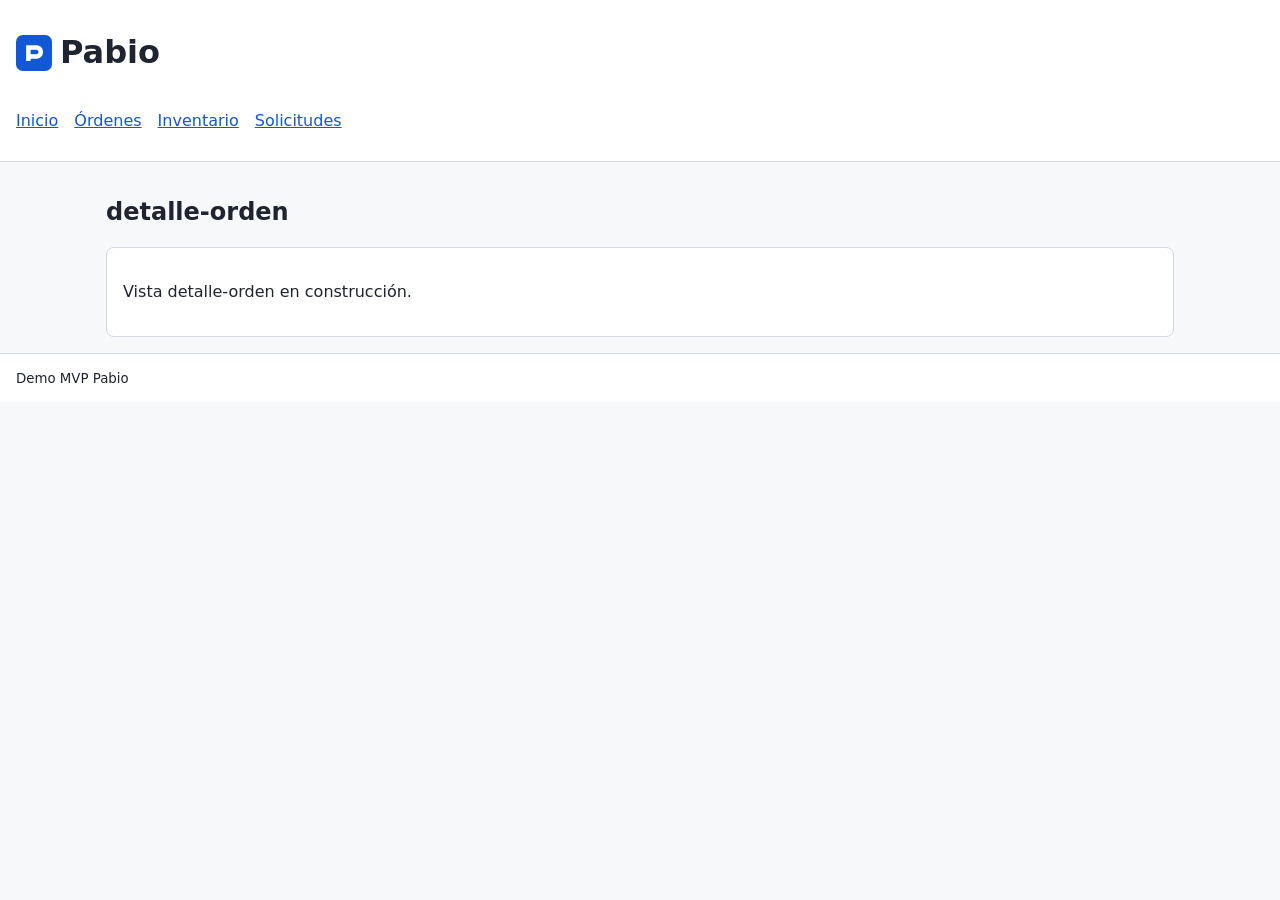
<file: pages/detalle-orden.html>
<!DOCTYPE html>
<html lang="es">
<head>
  <meta charset="UTF-8">
  <meta name="viewport" content="width=device-width, initial-scale=1">
  <title>Pabio | detalle-orden</title>
  <link rel="stylesheet" href="../assets/css/base.css">
  <link rel="stylesheet" href="../assets/css/layout.css">
  <link rel="stylesheet" href="../assets/css/components.css">
  <link rel="stylesheet" href="../assets/css/a11y.css">
  <script type="module" src="../assets/js/app.js" defer></script>
</head>
<body data-view="detalle-orden">
  <a class="skip-link" href="#contenido">Saltar al contenido principal</a>
  <header class="site-header">
    <div class="brand"><img src="../assets/img/logo-pabio.svg" alt="Logo Pabio" width="36" height="36"><h1>Pabio</h1></div>
    <nav aria-label="Navegación principal"><ul class="nav-list"><li><a href="../index.html">Inicio</a></li><li><a href="ordenes.html">Órdenes</a></li><li><a href="inventario.html">Inventario</a></li><li><a href="solicitudes.html">Solicitudes</a></li></ul></nav>
  </header>
  <main id="contenido" class="container">
    <section>
      <h2>detalle-orden</h2>
      <div id="app" aria-live="polite"></div>
    </section>
  </main>
  <footer class="site-footer"><small>Demo MVP Pabio</small></footer>
</body>
</html>
</file>
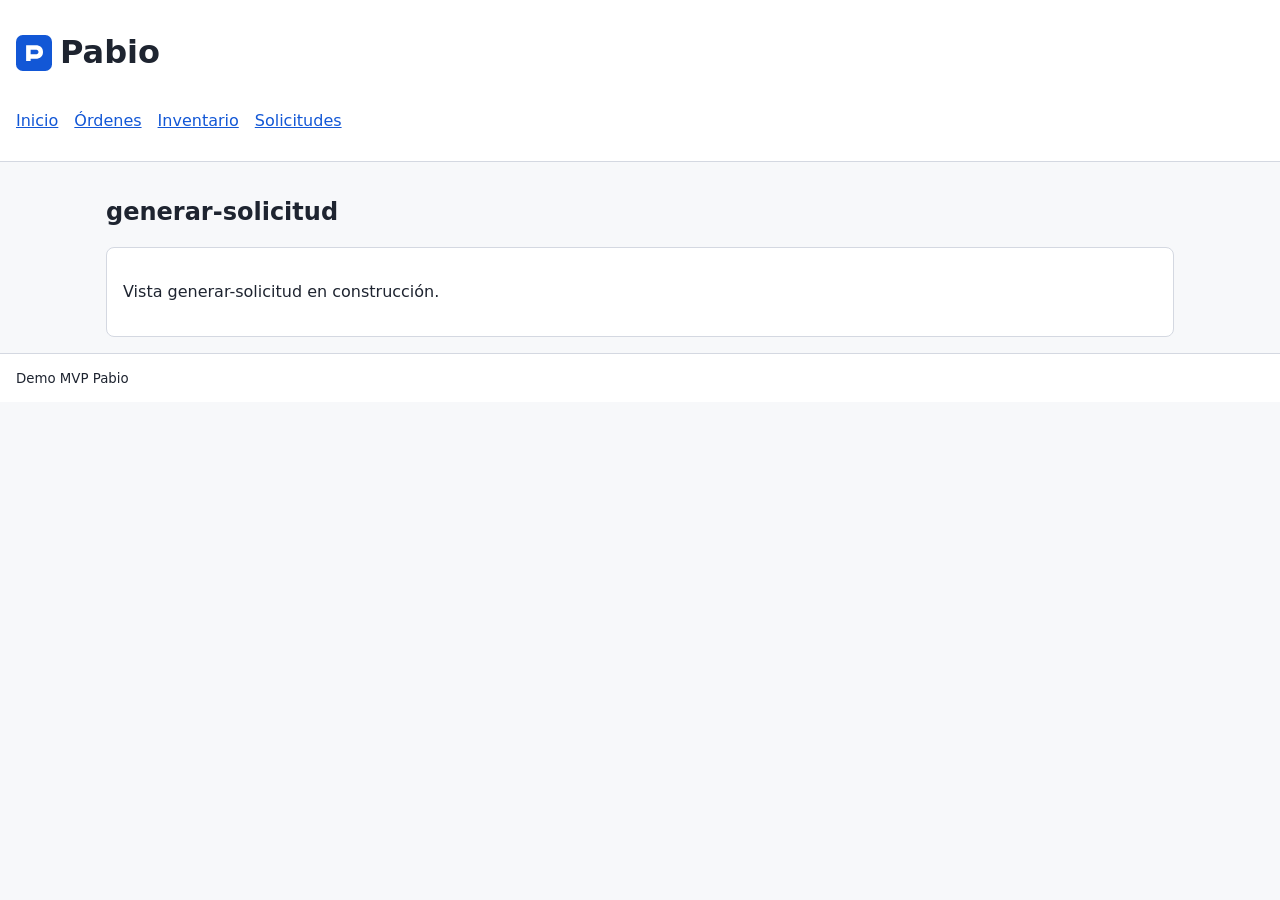
<file: pages/generar-solicitud.html>
<!DOCTYPE html>
<html lang="es">
<head>
  <meta charset="UTF-8">
  <meta name="viewport" content="width=device-width, initial-scale=1">
  <title>Pabio | generar-solicitud</title>
  <link rel="stylesheet" href="../assets/css/base.css">
  <link rel="stylesheet" href="../assets/css/layout.css">
  <link rel="stylesheet" href="../assets/css/components.css">
  <link rel="stylesheet" href="../assets/css/a11y.css">
  <script type="module" src="../assets/js/app.js" defer></script>
</head>
<body data-view="generar-solicitud">
  <a class="skip-link" href="#contenido">Saltar al contenido principal</a>
  <header class="site-header">
    <div class="brand"><img src="../assets/img/logo-pabio.svg" alt="Logo Pabio" width="36" height="36"><h1>Pabio</h1></div>
    <nav aria-label="Navegación principal"><ul class="nav-list"><li><a href="../index.html">Inicio</a></li><li><a href="ordenes.html">Órdenes</a></li><li><a href="inventario.html">Inventario</a></li><li><a href="solicitudes.html">Solicitudes</a></li></ul></nav>
  </header>
  <main id="contenido" class="container">
    <section>
      <h2>generar-solicitud</h2>
      <div id="app" aria-live="polite"></div>
    </section>
  </main>
  <footer class="site-footer"><small>Demo MVP Pabio</small></footer>
</body>
</html>
</file>
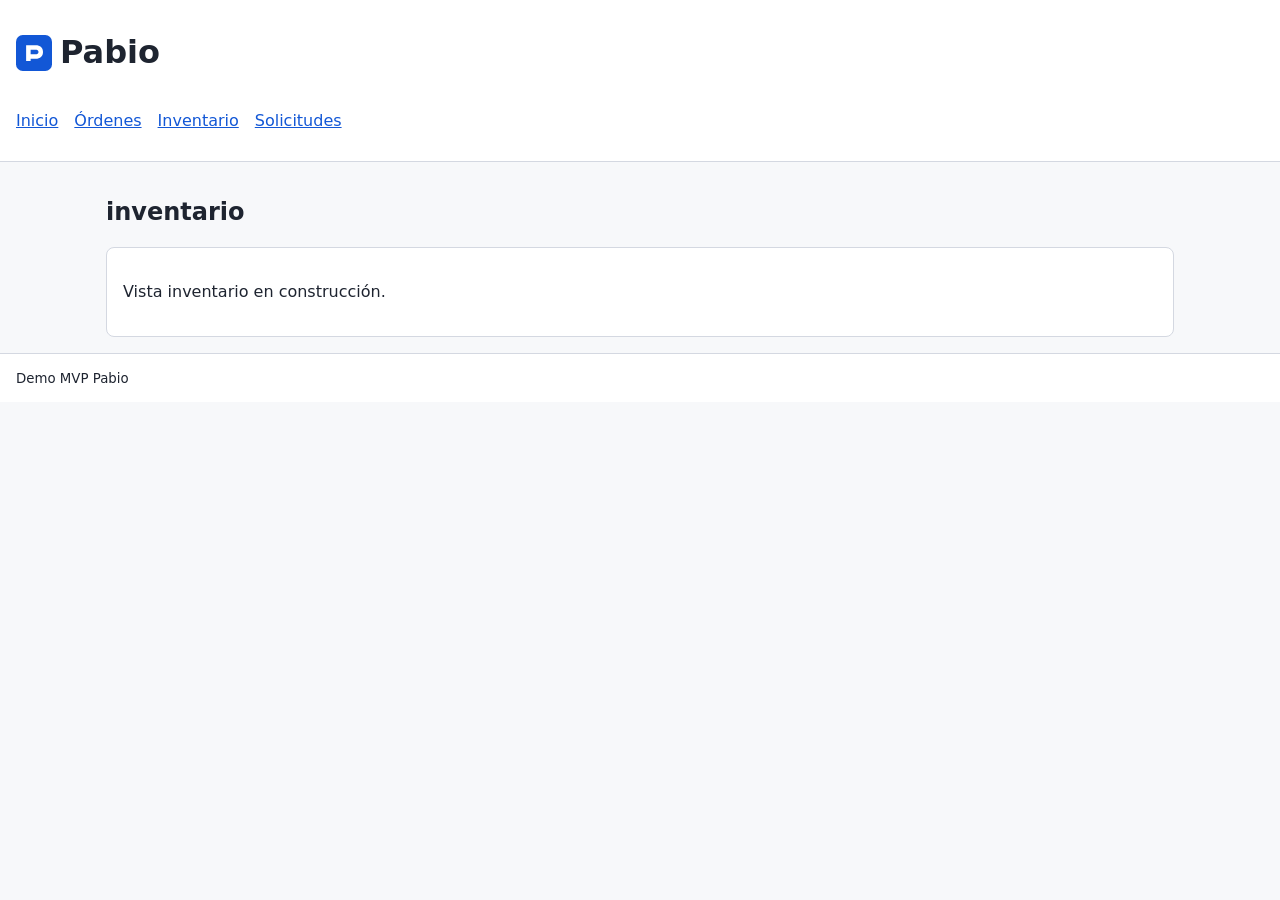
<file: pages/inventario.html>
<!DOCTYPE html>
<html lang="es">
<head>
  <meta charset="UTF-8">
  <meta name="viewport" content="width=device-width, initial-scale=1">
  <title>Pabio | inventario</title>
  <link rel="stylesheet" href="../assets/css/base.css">
  <link rel="stylesheet" href="../assets/css/layout.css">
  <link rel="stylesheet" href="../assets/css/components.css">
  <link rel="stylesheet" href="../assets/css/a11y.css">
  <script type="module" src="../assets/js/app.js" defer></script>
</head>
<body data-view="inventario">
  <a class="skip-link" href="#contenido">Saltar al contenido principal</a>
  <header class="site-header">
    <div class="brand"><img src="../assets/img/logo-pabio.svg" alt="Logo Pabio" width="36" height="36"><h1>Pabio</h1></div>
    <nav aria-label="Navegación principal"><ul class="nav-list"><li><a href="../index.html">Inicio</a></li><li><a href="ordenes.html">Órdenes</a></li><li><a href="inventario.html">Inventario</a></li><li><a href="solicitudes.html">Solicitudes</a></li></ul></nav>
  </header>
  <main id="contenido" class="container">
    <section>
      <h2>inventario</h2>
      <div id="app" aria-live="polite"></div>
    </section>
  </main>
  <footer class="site-footer"><small>Demo MVP Pabio</small></footer>
</body>
</html>
</file>
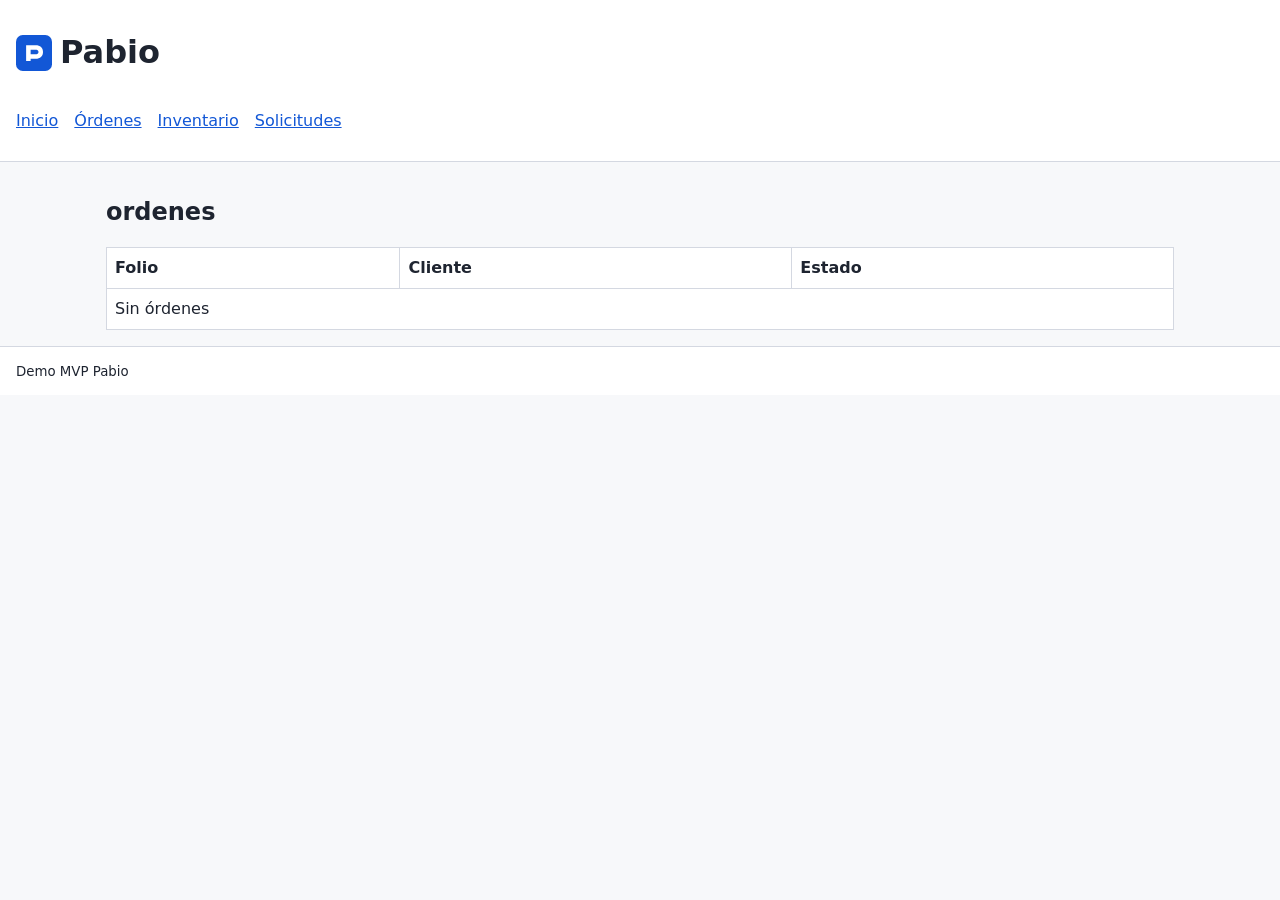
<file: pages/ordenes.html>
<!DOCTYPE html>
<html lang="es">
<head>
  <meta charset="UTF-8">
  <meta name="viewport" content="width=device-width, initial-scale=1">
  <title>Pabio | ordenes</title>
  <link rel="stylesheet" href="../assets/css/base.css">
  <link rel="stylesheet" href="../assets/css/layout.css">
  <link rel="stylesheet" href="../assets/css/components.css">
  <link rel="stylesheet" href="../assets/css/a11y.css">
  <script type="module" src="../assets/js/app.js" defer></script>
</head>
<body data-view="ordenes">
  <a class="skip-link" href="#contenido">Saltar al contenido principal</a>
  <header class="site-header">
    <div class="brand"><img src="../assets/img/logo-pabio.svg" alt="Logo Pabio" width="36" height="36"><h1>Pabio</h1></div>
    <nav aria-label="Navegación principal"><ul class="nav-list"><li><a href="../index.html">Inicio</a></li><li><a href="ordenes.html">Órdenes</a></li><li><a href="inventario.html">Inventario</a></li><li><a href="solicitudes.html">Solicitudes</a></li></ul></nav>
  </header>
  <main id="contenido" class="container">
    <section>
      <h2>ordenes</h2>
      <div id="app" aria-live="polite"></div>
    </section>
  </main>
  <footer class="site-footer"><small>Demo MVP Pabio</small></footer>
</body>
</html>
</file>
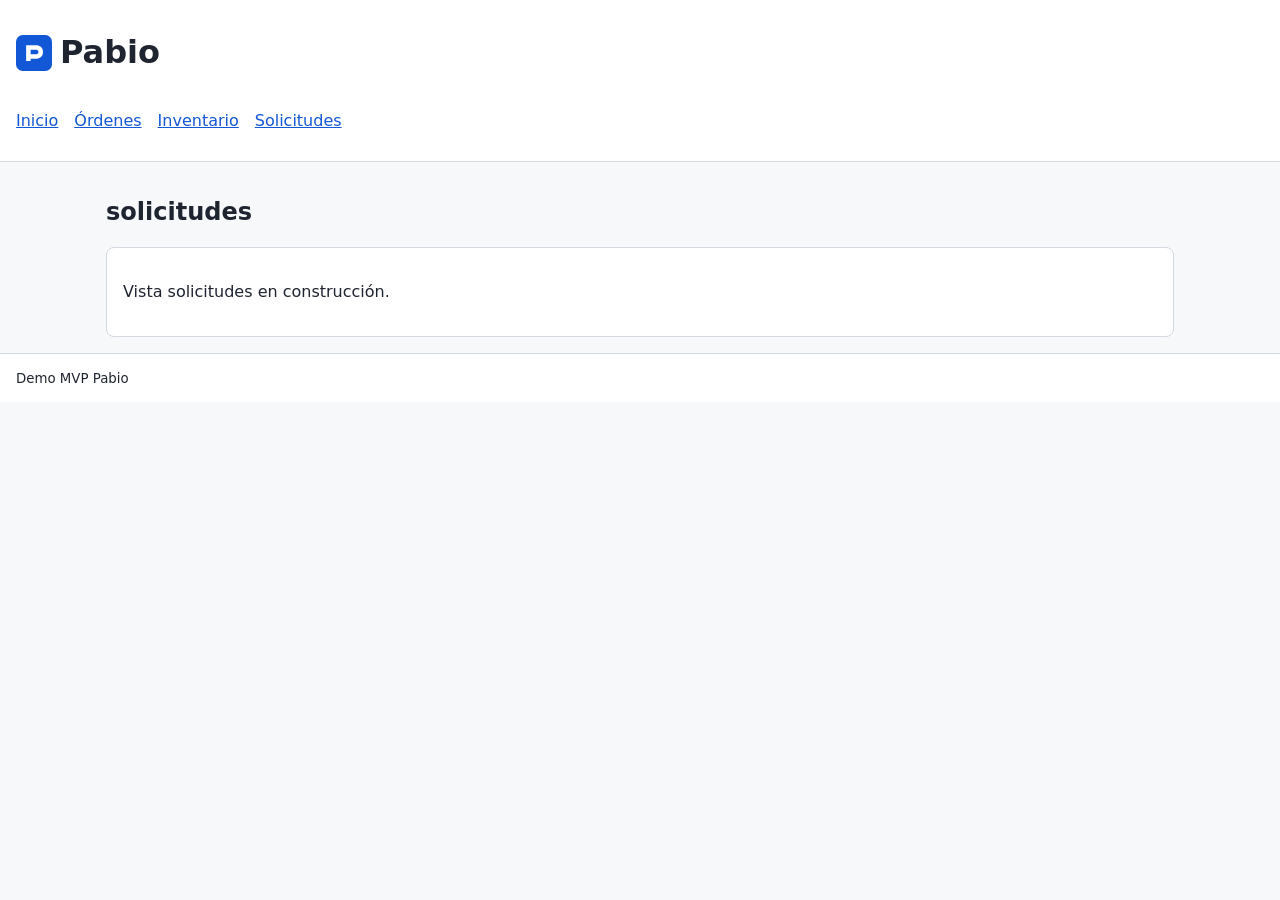
<file: pages/solicitudes.html>
<!DOCTYPE html>
<html lang="es">
<head>
  <meta charset="UTF-8">
  <meta name="viewport" content="width=device-width, initial-scale=1">
  <title>Pabio | solicitudes</title>
  <link rel="stylesheet" href="../assets/css/base.css">
  <link rel="stylesheet" href="../assets/css/layout.css">
  <link rel="stylesheet" href="../assets/css/components.css">
  <link rel="stylesheet" href="../assets/css/a11y.css">
  <script type="module" src="../assets/js/app.js" defer></script>
</head>
<body data-view="solicitudes">
  <a class="skip-link" href="#contenido">Saltar al contenido principal</a>
  <header class="site-header">
    <div class="brand"><img src="../assets/img/logo-pabio.svg" alt="Logo Pabio" width="36" height="36"><h1>Pabio</h1></div>
    <nav aria-label="Navegación principal"><ul class="nav-list"><li><a href="../index.html">Inicio</a></li><li><a href="ordenes.html">Órdenes</a></li><li><a href="inventario.html">Inventario</a></li><li><a href="solicitudes.html">Solicitudes</a></li></ul></nav>
  </header>
  <main id="contenido" class="container">
    <section>
      <h2>solicitudes</h2>
      <div id="app" aria-live="polite"></div>
    </section>
  </main>
  <footer class="site-footer"><small>Demo MVP Pabio</small></footer>
</body>
</html>
</file>
<file: assets/css/base.css>
:root{--bg:#f7f8fa;--text:#1e2430;--brand:#1257d6;--ok:#1f8a42;--warn:#b36d00;--error:#b42318;--border:#d4d8e1}
*{box-sizing:border-box}body{margin:0;font-family:system-ui,-apple-system,Segoe UI,sans-serif;background:var(--bg);color:var(--text);line-height:1.5}h1,h2,h3{line-height:1.2}a{color:var(--brand)}
</file>
<file: assets/css/a11y.css>
.skip-link{position:absolute;left:-9999px;top:0}.skip-link:focus{left:.5rem;top:.5rem;background:#000;color:#fff;padding:.5rem;z-index:999}a:focus-visible,button:focus-visible,input:focus-visible,select:focus-visible,textarea:focus-visible{outline:3px solid #f59e0b;outline-offset:2px}@media (prefers-reduced-motion: reduce){*{animation:none!important;transition:none!important}}
</file>
<file: assets/css/layout.css>
.site-header,.site-footer{background:#fff;border-bottom:1px solid var(--border);padding:.75rem 1rem}.site-footer{border-top:1px solid var(--border);border-bottom:none}.brand{display:flex;gap:.5rem;align-items:center}.nav-list{display:flex;gap:1rem;padding:0;list-style:none}.container{max-width:1100px;margin:0 auto;padding:1rem}.cards{display:grid;grid-template-columns:repeat(auto-fit,minmax(180px,1fr));gap:1rem}
</file>
<file: assets/css/components.css>
.card,.panel{display:block;background:#fff;border:1px solid var(--border);border-radius:.5rem;padding:1rem;text-decoration:none;color:inherit}.btn{background:var(--brand);border:0;color:#fff;padding:.5rem .9rem;border-radius:.4rem;cursor:pointer}.btn.secondary{background:#5b6475}.tag{display:inline-block;padding:.15rem .5rem;border-radius:999px;font-size:.8rem}.tag.ok{background:#e7f6ec;color:var(--ok)}.tag.warn{background:#fff4e5;color:var(--warn)}table{width:100%;border-collapse:collapse;background:#fff}th,td{border:1px solid var(--border);padding:.5rem;text-align:left}label{display:block;font-weight:600;margin-top:.5rem}input,select,textarea{width:100%;padding:.45rem;border:1px solid var(--border);border-radius:.35rem}

.mensaje-error{color:#8b0000;background:#fff3b0;border:1px solid #e0b100;padding:.5rem .75rem;border-radius:.25rem}
</file>
